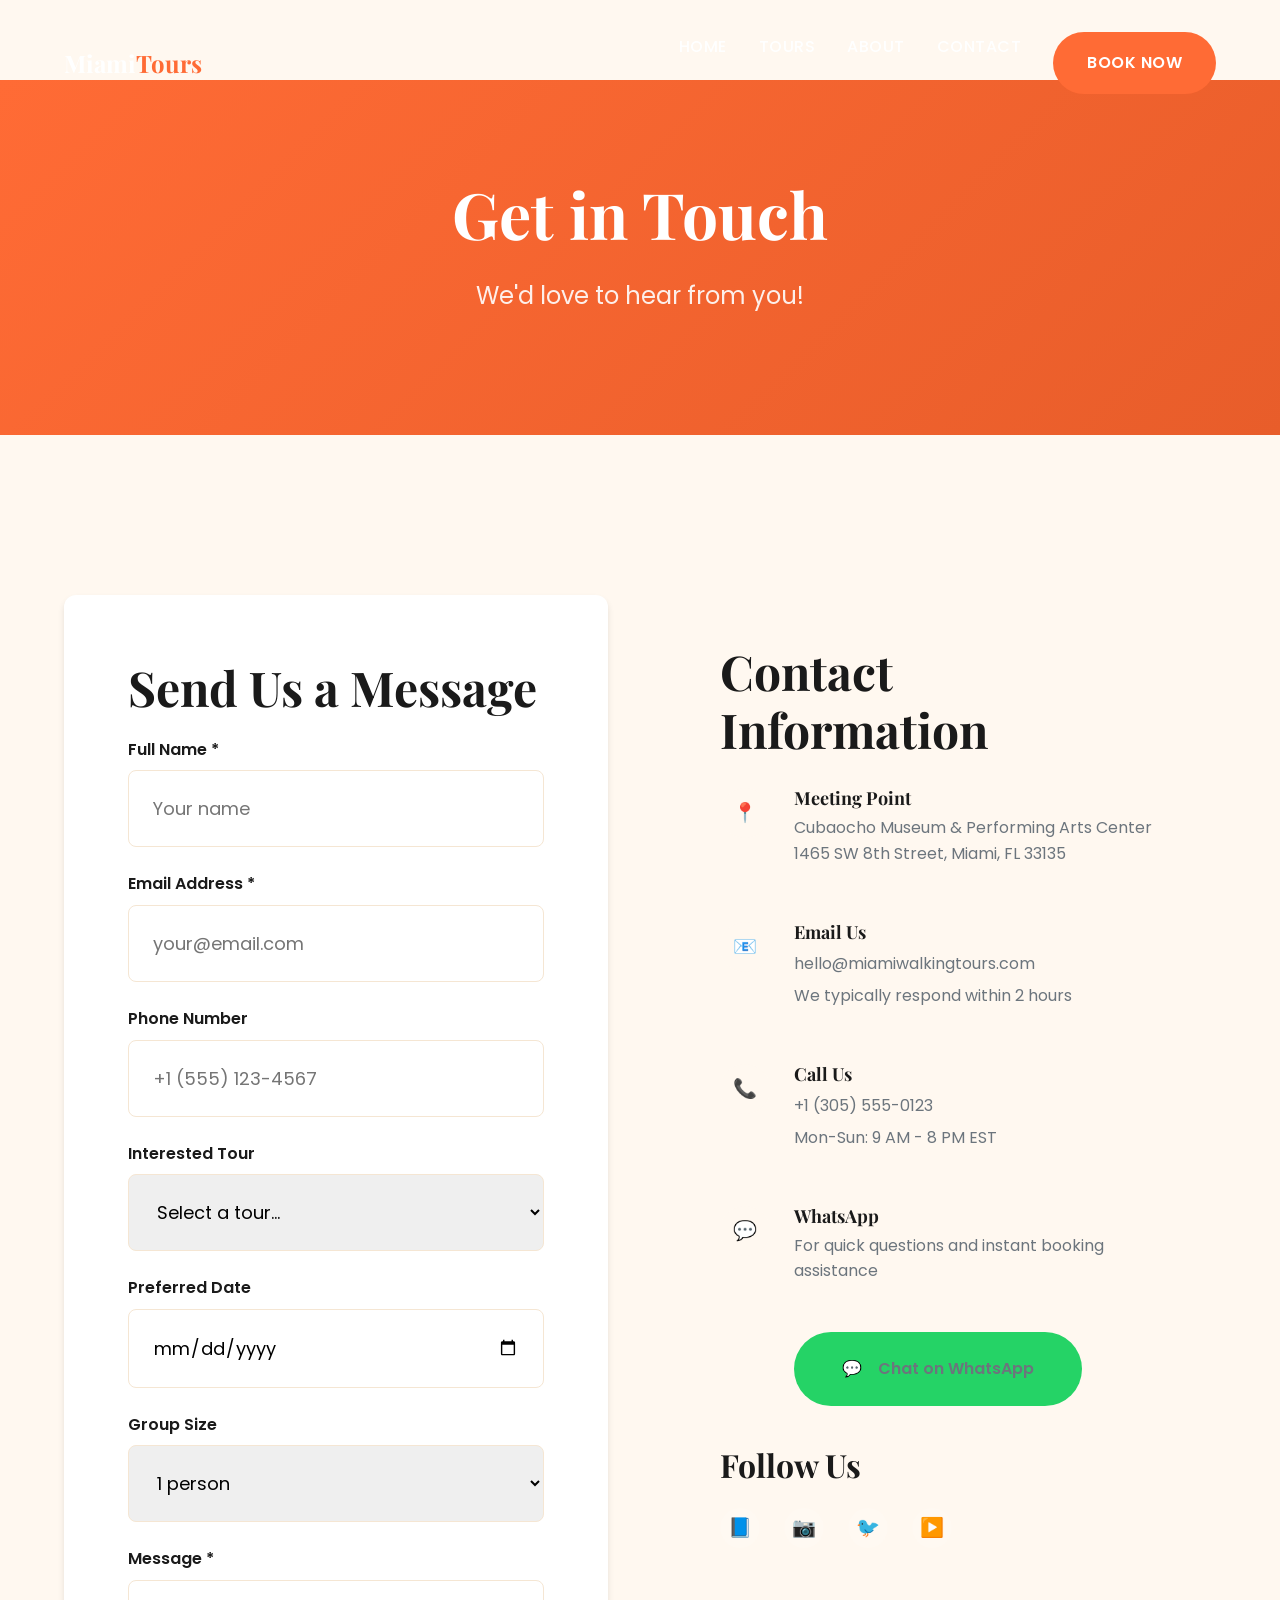
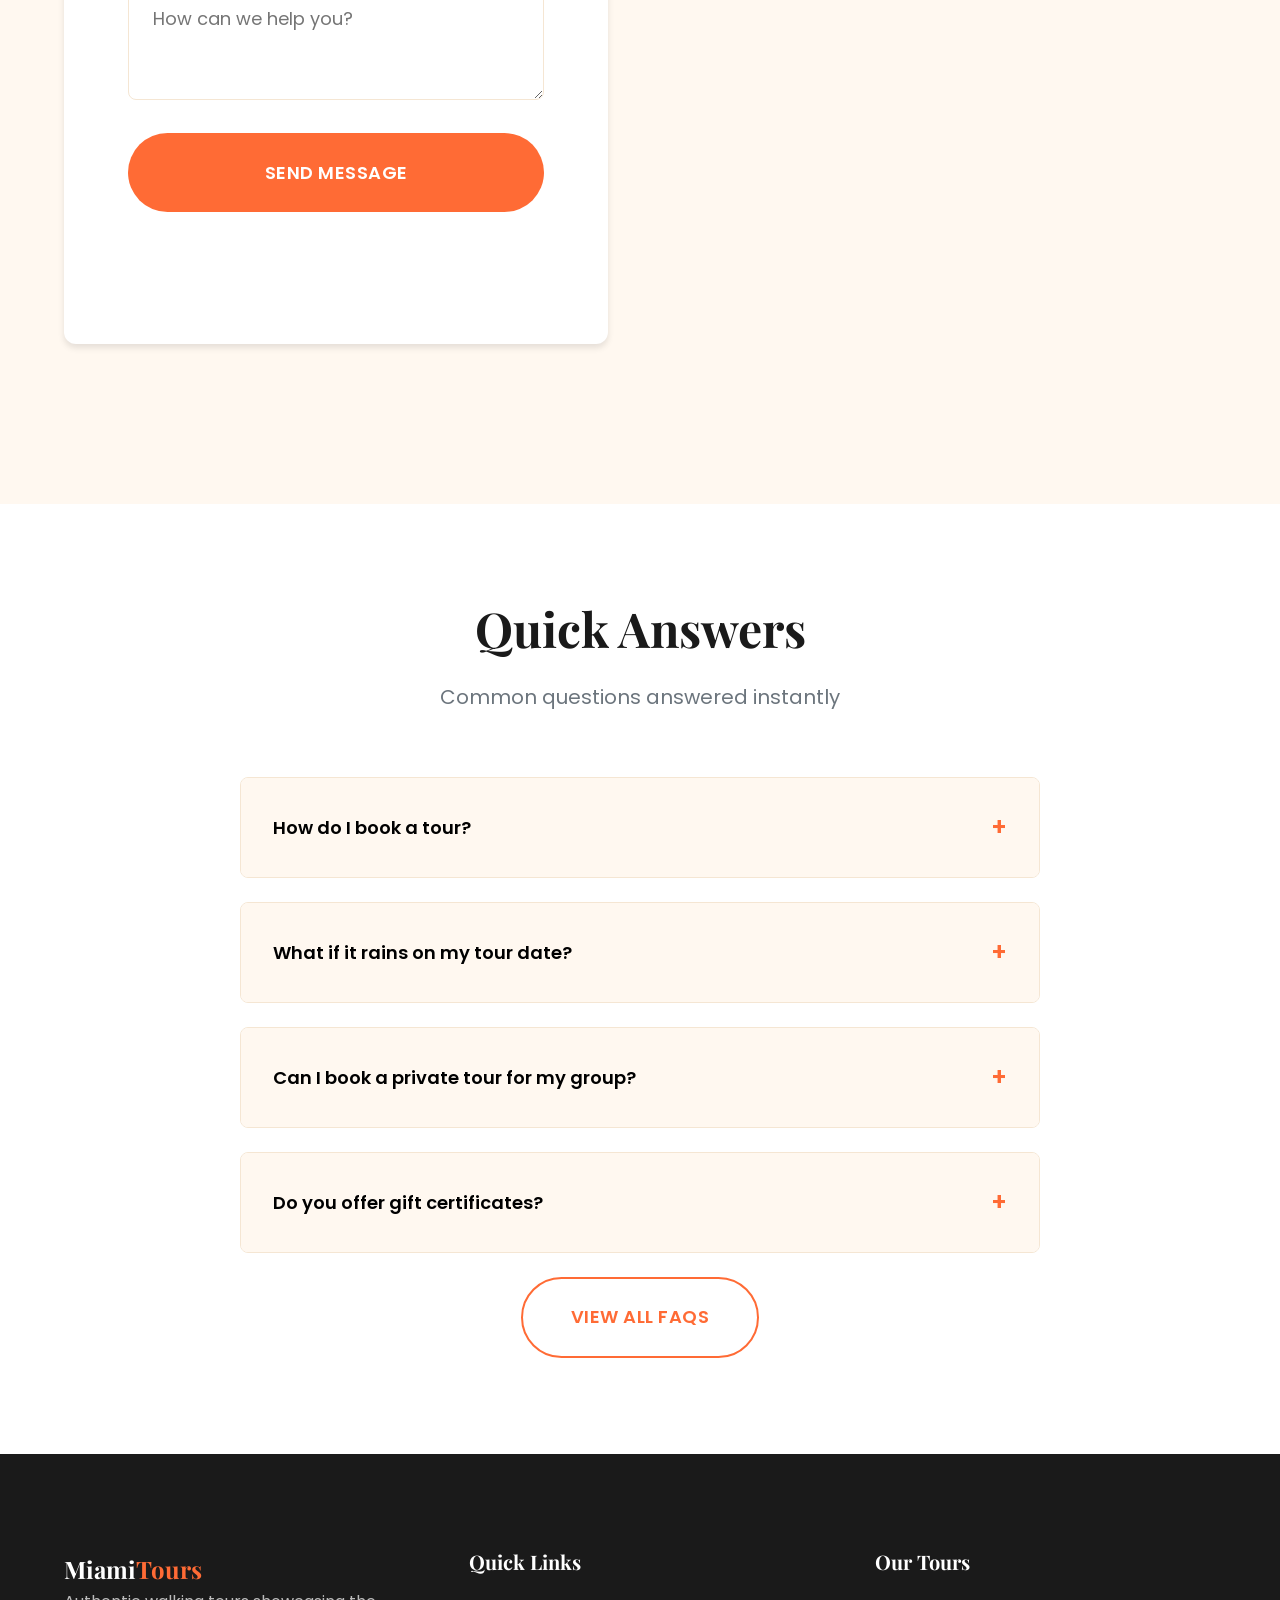
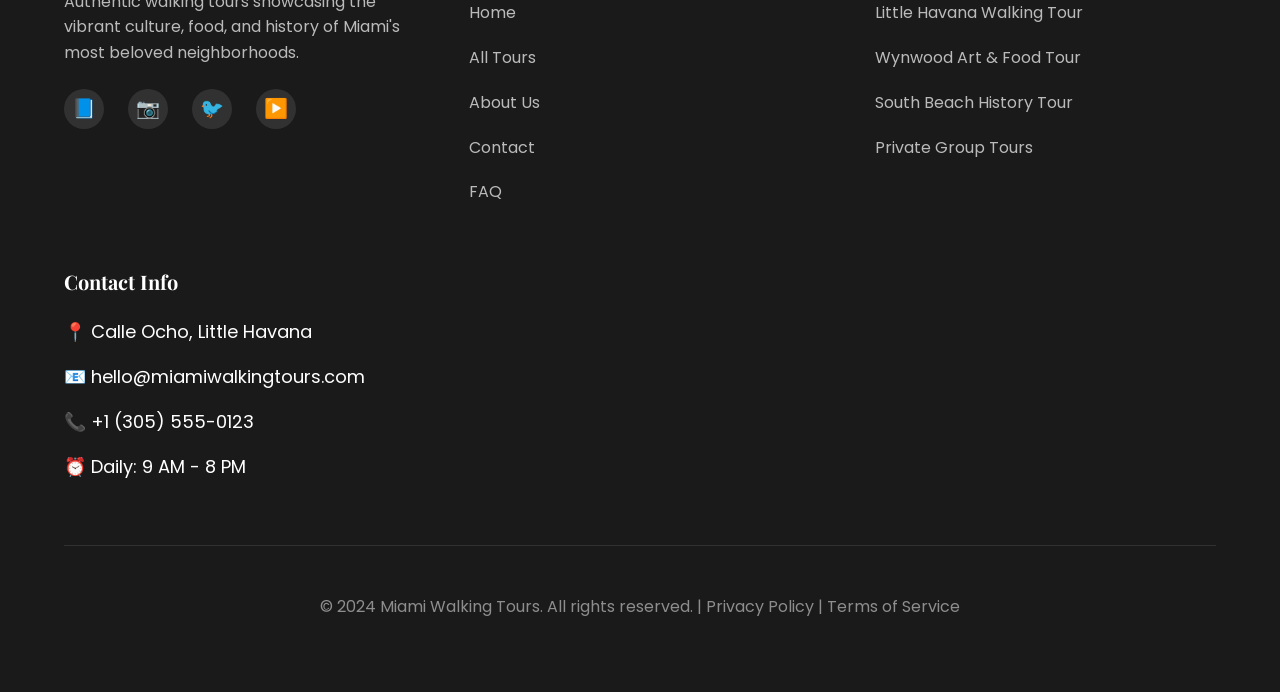
<file: pages/contact.html>
<!DOCTYPE html>
<html lang="en">
<head>
  <meta charset="UTF-8">
  <meta name="viewport" content="width=device-width, initial-scale=1.0">
  <meta http-equiv="X-UA-Compatible" content="IE=edge">
  
  <!-- SEO Meta Tags -->
  <title>Contact Us | Miami Walking Tours - Get in Touch</title>
  <meta name="description" content="Have questions about our Miami walking tours? Contact us via phone, email, or WhatsApp. We're here to help you plan your perfect Little Havana experience.">
  <meta name="keywords" content="Contact Miami walking tours, Little Havana tour questions, Miami tour booking help, WhatsApp tour booking">
  <meta name="author" content="Miami Walking Tours">
  <meta name="robots" content="index, follow">
  
  <!-- Open Graph / Social Media -->
  <meta property="og:type" content="website">
  <meta property="og:title" content="Contact Us | Miami Walking Tours">
  <meta property="og:description" content="Have questions about our tours? We're here to help!">
  <meta property="og:image" content="../images/contact-og.jpg">
  <meta property="og:url" content="https://www.miamiwalkingtours.com/pages/contact.html">
  <meta name="twitter:card" content="summary_large_image">
  
  <!-- Canonical URL -->
  <link rel="canonical" href="https://www.miamiwalkingtours.com/pages/contact.html">
  
  <!-- Preconnect to Google Fonts -->
  <link rel="preconnect" href="https://fonts.googleapis.com">
  <link rel="preconnect" href="https://fonts.gstatic.com" crossorigin>
  <link href="https://fonts.googleapis.com/css2?family=Playfair+Display:wght@400;600;700&family=Poppins:wght@300;400;500;600;700&display=swap" rel="stylesheet">
  
  <!-- Stylesheet -->
  <link rel="stylesheet" href="../css/styles.css">
</head>
<body>
  <!-- Navigation -->
  <nav class="navbar" role="navigation" aria-label="Main navigation">
    <div class="container navbar-container">
      <a href="../index.html" class="navbar-logo" aria-label="Miami Walking Tours Home">
        Miami<span>Tours</span>
      </a>
      
      <button class="navbar-toggle" aria-label="Toggle navigation menu" aria-expanded="false">
        <span></span>
        <span></span>
        <span></span>
      </button>
      
      <ul class="navbar-menu">
        <li><a href="../index.html" class="navbar-link">Home</a></li>
        <li><a href="tours.html" class="navbar-link">Tours</a></li>
        <li><a href="about.html" class="navbar-link">About</a></li>
        <li><a href="contact.html" class="navbar-link">Contact</a></li>
        <li><a href="tours.html" class="btn btn-primary btn-small">Book Now</a></li>
      </ul>
    </div>
  </nav>

  <!-- Contact Hero -->
  <header class="contact-hero">
    <div class="container">
      <h1>Get in Touch</h1>
      <p style="font-size: var(--text-xl); opacity: 0.9;">We'd love to hear from you!</p>
    </div>
  </header>

  <!-- Contact Section -->
  <section class="about-section">
    <div class="container">
      <div class="contact-container">
        <!-- Contact Form -->
        <div class="contact-form-wrapper fade-in">
          <h2 style="margin-bottom: 20px;">Send Us a Message</h2>
          <form data-validate action="#" method="POST">
            <div class="form-group">
              <label for="name">Full Name *</label>
              <input type="text" id="name" name="name" required placeholder="Your name">
            </div>
            
            <div class="form-group">
              <label for="email">Email Address *</label>
              <input type="email" id="email" name="email" required placeholder="your@email.com">
            </div>
            
            <div class="form-group">
              <label for="phone">Phone Number</label>
              <input type="tel" id="phone" name="phone" placeholder="+1 (555) 123-4567">
            </div>
            
            <div class="form-group">
              <label for="tour">Interested Tour</label>
              <select id="tour" name="tour">
                <option value="">Select a tour...</option>
                <option value="little-havana">Little Havana Walking Tour</option>
                <option value="wynwood">Wynwood Art & Food Tour</option>
                <option value="south-beach">South Beach History Tour</option>
                <option value="private">Private Group Tour</option>
                <option value="other">Other / Not Sure</option>
              </select>
            </div>
            
            <div class="form-group">
              <label for="date">Preferred Date</label>
              <input type="date" id="date" name="date">
            </div>
            
            <div class="form-group">
              <label for="group-size">Group Size</label>
              <select id="group-size" name="group-size">
                <option value="1">1 person</option>
                <option value="2">2 people</option>
                <option value="3-5">3-5 people</option>
                <option value="6-10">6-10 people</option>
                <option value="11+">11+ people</option>
              </select>
            </div>
            
            <div class="form-group">
              <label for="message">Message *</label>
              <textarea id="message" name="message" required placeholder="How can we help you?"></textarea>
            </div>
            
            <button type="submit" class="btn btn-primary" style="width: 100%;">Send Message</button>
          </form>
        </div>
        
        <!-- Contact Info -->
        <div class="contact-info fade-in">
          <h2 style="margin-bottom: 30px;">Contact Information</h2>
          
          <div class="contact-info-item">
            <div class="contact-icon">📍</div>
            <div class="contact-text">
              <h4>Meeting Point</h4>
              <p>Cubaocho Museum & Performing Arts Center<br>1465 SW 8th Street, Miami, FL 33135</p>
            </div>
          </div>
          
          <div class="contact-info-item">
            <div class="contact-icon">📧</div>
            <div class="contact-text">
              <h4>Email Us</h4>
              <a href="mailto:hello@miamiwalkingtours.com">hello@miamiwalkingtours.com</a>
              <p style="margin-top: 5px;">We typically respond within 2 hours</p>
            </div>
          </div>
          
          <div class="contact-info-item">
            <div class="contact-icon">📞</div>
            <div class="contact-text">
              <h4>Call Us</h4>
              <a href="tel:+13055550123">+1 (305) 555-0123</a>
              <p style="margin-top: 5px;">Mon-Sun: 9 AM - 8 PM EST</p>
            </div>
          </div>
          
          <div class="contact-info-item">
            <div class="contact-icon">💬</div>
            <div class="contact-text">
              <h4>WhatsApp</h4>
              <p>For quick questions and instant booking assistance</p>
              <a href="https://wa.me/13055550123" class="whatsapp-btn" target="_blank" rel="noopener">
                <span>💬</span> Chat on WhatsApp
              </a>
            </div>
          </div>
          
          <!-- Social Media -->
          <div style="margin-top: 40px;">
            <h4 style="margin-bottom: 15px;">Follow Us</h4>
            <div class="footer-social">
              <a href="https://facebook.com/miamiwalkingtours" class="social-link" aria-label="Facebook" target="_blank" rel="noopener">📘</a>
              <a href="https://instagram.com/miamiwalkingtours" class="social-link" aria-label="Instagram" target="_blank" rel="noopener">📷</a>
              <a href="https://twitter.com/miamitours" class="social-link" aria-label="Twitter" target="_blank" rel="noopener">🐦</a>
              <a href="https://youtube.com/miamiwalkingtours" class="social-link" aria-label="YouTube" target="_blank" rel="noopener">▶️</a>
            </div>
          </div>
          
          <!-- Map -->
          <div class="map-container">
            <iframe 
              src="https://www.google.com/maps/embed?pb=!1m18!1m12!1m3!1d3594.948169816907!2d-80.2156!3d25.7654!2m3!1f0!2f0!3f0!3m2!1i1024!2i768!4f13.1!3m3!1m2!1s0x88d9b69c2a7ae5ab%3A0x1234567890abcdef!2sCubaocho%20Museum%20%26%20Performing%20Arts%20Center!5e0!3m2!1sen!2sus!4v1234567890" 
              width="100%" 
              height="100%" 
              style="border:0;" 
              allowfullscreen="" 
              loading="lazy" 
              referrerpolicy="no-referrer-when-downgrade"
              title="Meeting Point Location">
            </iframe>
          </div>
        </div>
      </div>
    </div>
  </section>

  <!-- FAQ Preview -->
  <section class="faq">
    <div class="container">
      <div class="section-header">
        <h2>Quick Answers</h2>
        <p>Common questions answered instantly</p>
      </div>
      
      <div class="faq-container">
        <div class="faq-item">
          <button class="faq-question" aria-expanded="false">
            How do I book a tour?
            <span class="faq-icon" aria-hidden="true">+</span>
          </button>
          <div class="faq-answer">
            <p>You can book directly through our website using the booking widget on each tour page, or contact us via phone, email, or WhatsApp for assistance with your reservation.</p>
          </div>
        </div>
        
        <div class="faq-item">
          <button class="faq-question" aria-expanded="false">
            What if it rains on my tour date?
            <span class="faq-icon" aria-hidden="true">+</span>
          </button>
          <div class="faq-answer">
            <p>Tours run rain or shine! In case of severe weather (hurricanes, thunderstorms), we'll contact you to reschedule or provide a full refund. Light rain is part of the Miami experience!</p>
          </div>
        </div>
        
        <div class="faq-item">
          <button class="faq-question" aria-expanded="false">
            Can I book a private tour for my group?
            <span class="faq-icon" aria-hidden="true">+</span>
          </button>
          <div class="faq-answer">
            <p>Absolutely! We offer private tours for groups of all sizes. Contact us directly for custom pricing and availability. Private tours are perfect for families, corporate events, and special celebrations.</p>
          </div>
        </div>
        
        <div class="faq-item">
          <button class="faq-question" aria-expanded="false">
            Do you offer gift certificates?
            <span class="faq-icon" aria-hidden="true">+</span>
          </button>
          <div class="faq-answer">
            <p>Yes! Gift certificates make perfect presents for travel lovers. Email us at hello@miamiwalkingtours.com to purchase a gift certificate for any amount.</p>
          </div>
        </div>
      </div>
      
      <div class="text-center mt-md">
        <a href="faq.html" class="btn btn-outline">View All FAQs</a>
      </div>
    </div>
  </section>

  <!-- Footer -->
  <footer class="footer" role="contentinfo">
    <div class="container">
      <div class="footer-grid">
        <div class="footer-brand">
          <a href="../index.html" class="navbar-logo">Miami<span>Tours</span></a>
          <p>Authentic walking tours showcasing the vibrant culture, food, and history of Miami's most beloved neighborhoods.</p>
          <div class="footer-social">
            <a href="https://facebook.com/miamiwalkingtours" class="social-link" aria-label="Facebook" target="_blank" rel="noopener">📘</a>
            <a href="https://instagram.com/miamiwalkingtours" class="social-link" aria-label="Instagram" target="_blank" rel="noopener">📷</a>
            <a href="https://twitter.com/miamitours" class="social-link" aria-label="Twitter" target="_blank" rel="noopener">🐦</a>
            <a href="https://youtube.com/miamiwalkingtours" class="social-link" aria-label="YouTube" target="_blank" rel="noopener">▶️</a>
          </div>
        </div>
        
        <div class="footer-links">
          <h4>Quick Links</h4>
          <ul>
            <li><a href="../index.html">Home</a></li>
            <li><a href="tours.html">All Tours</a></li>
            <li><a href="about.html">About Us</a></li>
            <li><a href="contact.html">Contact</a></li>
            <li><a href="faq.html">FAQ</a></li>
          </ul>
        </div>
        
        <div class="footer-links">
          <h4>Our Tours</h4>
          <ul>
            <li><a href="little-havana-tour.html">Little Havana Walking Tour</a></li>
            <li><a href="wynwood-tour.html">Wynwood Art & Food Tour</a></li>
            <li><a href="south-beach-tour.html">South Beach History Tour</a></li>
            <li><a href="private-tours.html">Private Group Tours</a></li>
          </ul>
        </div>
        
        <div class="footer-links">
          <h4>Contact Info</h4>
          <ul>
            <li>📍 Calle Ocho, Little Havana</li>
            <li>📧 hello@miamiwalkingtours.com</li>
            <li>📞 +1 (305) 555-0123</li>
            <li>⏰ Daily: 9 AM - 8 PM</li>
          </ul>
        </div>
      </div>
      
      <div class="footer-bottom">
        <p>&copy; 2024 Miami Walking Tours. All rights reserved. | <a href="#">Privacy Policy</a> | <a href="#">Terms of Service</a></p>
      </div>
    </div>
  </footer>

  <!-- JavaScript -->
  <script src="../js/main.js" defer></script>
</body>
</html>
</file>
<file: css/styles.css>
/* ============================================
   MIAMI WALKING TOURS - MAIN STYLESHEET
   Modern, Premium, Mobile-First Design
   ============================================ */

/* CSS Variables - Color Palette & Typography */
:root {
  /* Primary Colors */
  --color-warm-orange: #FF6B35;
  --color-orange-dark: #E85D2A;
  --color-cream: #FFF8F0;
  --color-cream-dark: #F5E6D3;
  --color-black: #1A1A1A;
  --color-black-light: #2D2D2D;
  
  /* Accent Colors */
  --color-tropical-green: #2D6A4F;
  --color-turquoise: #4ECDC4;
  --color-turquoise-light: #7EDDD6;
  
  /* Neutral Colors */
  --color-white: #FFFFFF;
  --color-gray-light: #F8F9FA;
  --color-gray: #6C757D;
  --color-gray-dark: #343A40;
  
  /* Typography */
  --font-primary: 'Poppins', -apple-system, BlinkMacSystemFont, 'Segoe UI', sans-serif;
  --font-heading: 'Playfair Display', Georgia, serif;
  
  /* Font Sizes */
  --text-xs: 0.875rem;
  --text-sm: 1rem;
  --text-base: 1.125rem;
  --text-lg: 1.25rem;
  --text-xl: 1.5rem;
  --text-2xl: 2rem;
  --text-3xl: 2.5rem;
  --text-4xl: 3rem;
  --text-5xl: 4rem;
  
  /* Spacing */
  --spacing-xs: 0.5rem;
  --spacing-sm: 1rem;
  --spacing-md: 1.5rem;
  --spacing-lg: 2rem;
  --spacing-xl: 3rem;
  --spacing-2xl: 4rem;
  --spacing-3xl: 6rem;
  
  /* Border Radius */
  --radius-sm: 4px;
  --radius-md: 8px;
  --radius-lg: 12px;
  --radius-xl: 20px;
  --radius-full: 9999px;
  
  /* Shadows */
  --shadow-sm: 0 1px 2px rgba(0, 0, 0, 0.05);
  --shadow-md: 0 4px 6px rgba(0, 0, 0, 0.1);
  --shadow-lg: 0 10px 15px rgba(0, 0, 0, 0.1);
  --shadow-xl: 0 20px 25px rgba(0, 0, 0, 0.15);
  
  /* Transitions */
  --transition-fast: 0.2s ease;
  --transition-base: 0.3s ease;
  --transition-slow: 0.5s ease;
  
  /* Container */
  --container-max: 1200px;
}

/* Reset & Base Styles */
*, *::before, *::after {
  margin: 0;
  padding: 0;
  box-sizing: border-box;
}

html {
  scroll-behavior: smooth;
  font-size: 16px;
}

body {
  font-family: var(--font-primary);
  font-size: var(--text-base);
  line-height: 1.6;
  color: var(--color-black);
  background-color: var(--color-cream);
  overflow-x: hidden;
}

img {
  max-width: 100%;
  height: auto;
  display: block;
}

a {
  text-decoration: none;
  color: inherit;
  transition: color var(--transition-fast);
}

ul, ol {
  list-style: none;
}

button {
  font-family: inherit;
  cursor: pointer;
  border: none;
  outline: none;
}

/* Typography */
h1, h2, h3, h4, h5, h6 {
  font-family: var(--font-heading);
  font-weight: 700;
  line-height: 1.2;
  color: var(--color-black);
}

h1 { font-size: var(--text-5xl); }
h2 { font-size: var(--text-4xl); }
h3 { font-size: var(--text-3xl); }
h4 { font-size: var(--text-2xl); }
h5 { font-size: var(--text-xl); }
h6 { font-size: var(--text-lg); }

p {
  margin-bottom: var(--spacing-md);
}

.text-center { text-align: center; }
.text-left { text-align: left; }
.text-right { text-align: right; }

/* Container */
.container {
  width: 100%;
  max-width: var(--container-max);
  margin: 0 auto;
  padding: 0 var(--spacing-md);
}

/* Section Styles */
section {
  padding: var(--spacing-3xl) 0;
}

.section-header {
  text-align: center;
  max-width: 800px;
  margin: 0 auto var(--spacing-2xl);
}

.section-header h2 {
  margin-bottom: var(--spacing-md);
  color: var(--color-black);
}

.section-header p {
  font-size: var(--text-lg);
  color: var(--color-gray);
}

/* Button Styles */
.btn {
  display: inline-block;
  padding: var(--spacing-md) var(--spacing-xl);
  font-size: var(--text-base);
  font-weight: 600;
  text-transform: uppercase;
  letter-spacing: 0.5px;
  border-radius: var(--radius-full);
  transition: all var(--transition-base);
  cursor: pointer;
  border: 2px solid transparent;
}

.btn-primary {
  background-color: var(--color-warm-orange);
  color: var(--color-white);
}

.btn-primary:hover {
  background-color: var(--color-orange-dark);
  transform: translateY(-2px);
  box-shadow: var(--shadow-lg);
}

.btn-secondary {
  background-color: transparent;
  color: var(--color-white);
  border-color: var(--color-white);
}

.btn-secondary:hover {
  background-color: var(--color-white);
  color: var(--color-black);
}

.btn-outline {
  background-color: transparent;
  color: var(--color-warm-orange);
  border-color: var(--color-warm-orange);
}

.btn-outline:hover {
  background-color: var(--color-warm-orange);
  color: var(--color-white);
}

.btn-large {
  padding: var(--spacing-lg) var(--spacing-2xl);
  font-size: var(--text-lg);
}

.btn-small {
  padding: var(--spacing-sm) var(--spacing-lg);
  font-size: var(--text-sm);
}

/* Navigation */
.navbar {
  position: fixed;
  top: 0;
  left: 0;
  right: 0;
  z-index: 1000;
  background-color: transparent;
  transition: background-color var(--transition-base), padding var(--transition-base);
  padding: var(--spacing-lg) 0;
}

.navbar.scrolled {
  background-color: rgba(26, 26, 26, 0.95);
  backdrop-filter: blur(10px);
  padding: var(--spacing-sm) 0;
}

.navbar-container {
  display: flex;
  justify-content: space-between;
  align-items: center;
}

.navbar-logo {
  font-family: var(--font-heading);
  font-size: var(--text-xl);
  font-weight: 700;
  color: var(--color-white);
}

.navbar-logo span {
  color: var(--color-warm-orange);
}

.navbar-menu {
  display: flex;
  gap: var(--spacing-lg);
}

.navbar-link {
  color: var(--color-white);
  font-weight: 500;
  font-size: var(--text-sm);
  text-transform: uppercase;
  letter-spacing: 0.5px;
  transition: color var(--transition-fast);
}

.navbar-link:hover {
  color: var(--color-warm-orange);
}

.navbar-toggle {
  display: none;
  flex-direction: column;
  gap: 5px;
  background: transparent;
}

.navbar-toggle span {
  width: 25px;
  height: 3px;
  background-color: var(--color-white);
  border-radius: 2px;
  transition: all var(--transition-fast);
}

/* Hero Section */
.hero {
  position: relative;
  height: 100vh;
  min-height: 600px;
  display: flex;
  align-items: center;
  justify-content: center;
  overflow: hidden;
}

.hero-video {
  position: absolute;
  top: 0;
  left: 0;
  width: 100%;
  height: 100%;
  object-fit: cover;
  z-index: -2;
}

.hero-overlay {
  position: absolute;
  top: 0;
  left: 0;
  width: 100%;
  height: 100%;
  background: linear-gradient(135deg, rgba(26, 26, 26, 0.7) 0%, rgba(45, 106, 79, 0.5) 100%);
  z-index: -1;
}

.hero-content {
  text-align: center;
  color: var(--color-white);
  max-width: 900px;
  padding: var(--spacing-lg);
}

.hero-title {
  font-size: var(--text-5xl);
  margin-bottom: var(--spacing-md);
  animation: fadeInUp 1s ease;
}

.hero-subtitle {
  font-size: var(--text-xl);
  margin-bottom: var(--spacing-xl);
  opacity: 0.9;
  animation: fadeInUp 1s ease 0.2s backwards;
}

.hero-buttons {
  display: flex;
  gap: var(--spacing-md);
  justify-content: center;
  flex-wrap: wrap;
  animation: fadeInUp 1s ease 0.4s backwards;
}

/* Features/Overview Section */
.features {
  background-color: var(--color-white);
}

.features-grid {
  display: grid;
  grid-template-columns: repeat(auto-fit, minmax(280px, 1fr));
  gap: var(--spacing-xl);
}

.feature-card {
  text-align: center;
  padding: var(--spacing-xl);
  border-radius: var(--radius-lg);
  transition: transform var(--transition-base), box-shadow var(--transition-base);
}

.feature-card:hover {
  transform: translateY(-5px);
  box-shadow: var(--shadow-xl);
}

.feature-icon {
  width: 80px;
  height: 80px;
  margin: 0 auto var(--spacing-md);
  background-color: var(--color-cream);
  border-radius: var(--radius-full);
  display: flex;
  align-items: center;
  justify-content: center;
  font-size: 2rem;
}

.feature-card h3 {
  margin-bottom: var(--spacing-sm);
  color: var(--color-tropical-green);
}

.feature-card p {
  color: var(--color-gray);
  font-size: var(--text-sm);
}

/* Featured Tours Section */
.featured-tours {
  background-color: var(--color-cream);
}

.tours-grid {
  display: grid;
  grid-template-columns: repeat(auto-fit, minmax(320px, 1fr));
  gap: var(--spacing-xl);
}

.tour-card {
  background-color: var(--color-white);
  border-radius: var(--radius-lg);
  overflow: hidden;
  box-shadow: var(--shadow-md);
  transition: transform var(--transition-base), box-shadow var(--transition-base);
}

.tour-card:hover {
  transform: translateY(-10px);
  box-shadow: var(--shadow-xl);
}

.tour-image {
  position: relative;
  height: 250px;
  overflow: hidden;
}

.tour-image img {
  width: 100%;
  height: 100%;
  object-fit: cover;
  transition: transform var(--transition-slow);
}

.tour-card:hover .tour-image img {
  transform: scale(1.1);
}

.tour-badge {
  position: absolute;
  top: var(--spacing-md);
  right: var(--spacing-md);
  background-color: var(--color-warm-orange);
  color: var(--color-white);
  padding: var(--spacing-xs) var(--spacing-sm);
  border-radius: var(--radius-full);
  font-size: var(--text-xs);
  font-weight: 600;
}

.tour-content {
  padding: var(--spacing-lg);
}

.tour-content h3 {
  margin-bottom: var(--spacing-sm);
  color: var(--color-black);
}

.tour-meta {
  display: flex;
  gap: var(--spacing-md);
  margin-bottom: var(--spacing-md);
  color: var(--color-gray);
  font-size: var(--text-sm);
}

.tour-meta-item {
  display: flex;
  align-items: center;
  gap: 5px;
}

.tour-description {
  color: var(--color-gray);
  margin-bottom: var(--spacing-md);
}

.tour-footer {
  display: flex;
  justify-content: space-between;
  align-items: center;
  padding-top: var(--spacing-md);
  border-top: 1px solid var(--color-cream-dark);
}

.tour-price {
  font-size: var(--text-xl);
  font-weight: 700;
  color: var(--color-warm-orange);
}

.tour-price span {
  font-size: var(--text-sm);
  font-weight: 400;
  color: var(--color-gray);
}

/* Why Choose Us Section */
.why-choose-us {
  background-color: var(--color-tropical-green);
  color: var(--color-white);
}

.why-choose-us .section-header h2,
.why-choose-us .section-header p {
  color: var(--color-white);
}

.why-grid {
  display: grid;
  grid-template-columns: repeat(auto-fit, minmax(250px, 1fr));
  gap: var(--spacing-xl);
}

.why-item {
  text-align: center;
  padding: var(--spacing-lg);
}

.why-icon {
  font-size: 3rem;
  margin-bottom: var(--spacing-md);
}

.why-item h4 {
  margin-bottom: var(--spacing-sm);
  color: var(--color-turquoise-light);
}

.why-item p {
  opacity: 0.9;
  font-size: var(--text-sm);
}

/* Food & Culture Highlights */
.highlights {
  background-color: var(--color-white);
}

.highlights-container {
  display: grid;
  grid-template-columns: 1fr 1fr;
  gap: var(--spacing-2xl);
  align-items: center;
}

.highlights-content h2 {
  margin-bottom: var(--spacing-md);
}

.highlights-content p {
  color: var(--color-gray);
  margin-bottom: var(--spacing-lg);
}

.highlight-list {
  margin-bottom: var(--spacing-lg);
}

.highlight-item {
  display: flex;
  align-items: flex-start;
  gap: var(--spacing-md);
  margin-bottom: var(--spacing-md);
}

.highlight-icon {
  color: var(--color-warm-orange);
  font-size: 1.5rem;
  flex-shrink: 0;
}

.highlight-text h5 {
  margin-bottom: 5px;
  font-size: var(--text-base);
}

.highlight-text p {
  font-size: var(--text-sm);
  margin: 0;
}

.highlights-images {
  display: grid;
  grid-template-columns: repeat(2, 1fr);
  gap: var(--spacing-md);
}

.highlight-img {
  border-radius: var(--radius-lg);
  overflow: hidden;
  height: 200px;
}

.highlight-img:first-child {
  grid-column: span 2;
  height: 250px;
}

.highlight-img img {
  width: 100%;
  height: 100%;
  object-fit: cover;
  transition: transform var(--transition-slow);
}

.highlight-img:hover img {
  transform: scale(1.05);
}

/* Testimonials Section */
.testimonials {
  background-color: var(--color-cream);
}

.testimonials-slider {
  max-width: 900px;
  margin: 0 auto;
}

.testimonial-card {
  background-color: var(--color-white);
  padding: var(--spacing-2xl);
  border-radius: var(--radius-lg);
  box-shadow: var(--shadow-md);
  text-align: center;
}

.testimonial-rating {
  color: #FFB400;
  font-size: 1.5rem;
  margin-bottom: var(--spacing-md);
}

.testimonial-text {
  font-size: var(--text-lg);
  font-style: italic;
  color: var(--color-gray-dark);
  margin-bottom: var(--spacing-lg);
  line-height: 1.8;
}

.testimonial-author {
  display: flex;
  align-items: center;
  justify-content: center;
  gap: var(--spacing-md);
}

.testimonial-avatar {
  width: 60px;
  height: 60px;
  border-radius: var(--radius-full);
  object-fit: cover;
}

.testimonial-info h5 {
  margin-bottom: 3px;
  font-size: var(--text-base);
}

.testimonial-info span {
  font-size: var(--text-sm);
  color: var(--color-gray);
}

/* Gallery Section */
.gallery {
  padding: 0;
}

.gallery-grid {
  display: grid;
  grid-template-columns: repeat(4, 1fr);
}

.gallery-item {
  position: relative;
  height: 300px;
  overflow: hidden;
  cursor: pointer;
}

.gallery-item img {
  width: 100%;
  height: 100%;
  object-fit: cover;
  transition: transform var(--transition-slow);
}

.gallery-item:hover img {
  transform: scale(1.1);
}

.gallery-overlay {
  position: absolute;
  top: 0;
  left: 0;
  width: 100%;
  height: 100%;
  background-color: rgba(45, 106, 79, 0.7);
  display: flex;
  align-items: center;
  justify-content: center;
  opacity: 0;
  transition: opacity var(--transition-base);
}

.gallery-item:hover .gallery-overlay {
  opacity: 1;
}

.gallery-overlay span {
  color: var(--color-white);
  font-size: 2rem;
}

/* FAQ Section */
.faq {
  background-color: var(--color-white);
}

.faq-container {
  max-width: 800px;
  margin: 0 auto;
}

.faq-item {
  margin-bottom: var(--spacing-md);
  border: 1px solid var(--color-cream-dark);
  border-radius: var(--radius-md);
  overflow: hidden;
}

.faq-question {
  width: 100%;
  padding: var(--spacing-lg);
  background-color: var(--color-cream);
  text-align: left;
  font-weight: 600;
  font-size: var(--text-base);
  display: flex;
  justify-content: space-between;
  align-items: center;
  cursor: pointer;
  transition: background-color var(--transition-fast);
}

.faq-question:hover {
  background-color: var(--color-cream-dark);
}

.faq-answer {
  padding: 0 var(--spacing-lg);
  max-height: 0;
  overflow: hidden;
  transition: all var(--transition-base);
}

.faq-item.active .faq-answer {
  padding: var(--spacing-lg);
  max-height: 500px;
}

.faq-icon {
  font-size: 1.5rem;
  color: var(--color-warm-orange);
  transition: transform var(--transition-base);
}

.faq-item.active .faq-icon {
  transform: rotate(45deg);
}

/* CTA Banner */
.cta-banner {
  background: linear-gradient(135deg, var(--color-warm-orange) 0%, var(--color-orange-dark) 100%);
  padding: var(--spacing-3xl) 0;
  text-align: center;
  color: var(--color-white);
}

.cta-banner h2 {
  color: var(--color-white);
  margin-bottom: var(--spacing-md);
}

.cta-banner p {
  font-size: var(--text-lg);
  margin-bottom: var(--spacing-xl);
  opacity: 0.9;
}

/* Footer */
.footer {
  background-color: var(--color-black);
  color: var(--color-white);
  padding: var(--spacing-3xl) 0 var(--spacing-xl);
}

.footer-grid {
  display: grid;
  grid-template-columns: repeat(auto-fit, minmax(250px, 1fr));
  gap: var(--spacing-2xl);
  margin-bottom: var(--spacing-2xl);
}

.footer-brand .navbar-logo {
  margin-bottom: var(--spacing-md);
}

.footer-brand p {
  color: rgba(255, 255, 255, 0.7);
  font-size: var(--text-sm);
}

.footer-links h4 {
  color: var(--color-white);
  margin-bottom: var(--spacing-md);
  font-size: var(--text-lg);
}

.footer-links ul {
  display: flex;
  flex-direction: column;
  gap: var(--spacing-sm);
}

.footer-links a {
  color: rgba(255, 255, 255, 0.7);
  font-size: var(--text-sm);
  transition: color var(--transition-fast);
}

.footer-links a:hover {
  color: var(--color-warm-orange);
}

.footer-social {
  display: flex;
  gap: var(--spacing-md);
  margin-top: var(--spacing-md);
}

.social-link {
  width: 40px;
  height: 40px;
  background-color: rgba(255, 255, 255, 0.1);
  border-radius: var(--radius-full);
  display: flex;
  align-items: center;
  justify-content: center;
  color: var(--color-white);
  font-size: 1.2rem;
  transition: all var(--transition-fast);
}

.social-link:hover {
  background-color: var(--color-warm-orange);
  transform: translateY(-3px);
}

.footer-bottom {
  padding-top: var(--spacing-xl);
  border-top: 1px solid rgba(255, 255, 255, 0.1);
  text-align: center;
  color: rgba(255, 255, 255, 0.5);
  font-size: var(--text-sm);
}

/* Tour Page Specific Styles */
.tour-hero {
  position: relative;
  height: 70vh;
  min-height: 500px;
  display: flex;
  align-items: center;
  justify-content: center;
  overflow: hidden;
  margin-top: 80px;
}

.tour-hero-content {
  text-align: center;
  color: var(--color-white);
  z-index: 1;
}

.tour-hero-content h1 {
  font-size: var(--text-5xl);
  margin-bottom: var(--spacing-md);
}

.tour-hero-content p {
  font-size: var(--text-xl);
  opacity: 0.9;
}

.tour-details {
  background-color: var(--color-white);
  padding: var(--spacing-2xl) 0;
}

.tour-details-grid {
  display: grid;
  grid-template-columns: 2fr 1fr;
  gap: var(--spacing-2xl);
}

.tour-main-content h2 {
  margin-bottom: var(--spacing-md);
}

.tour-highlights {
  margin: var(--spacing-xl) 0;
}

.tour-highlights h3 {
  margin-bottom: var(--spacing-md);
  color: var(--color-tropical-green);
}

.highlights-list {
  display: grid;
  grid-template-columns: repeat(2, 1fr);
  gap: var(--spacing-md);
}

.highlight-check {
  display: flex;
  align-items: center;
  gap: var(--spacing-sm);
  font-size: var(--text-sm);
}

.highlight-check span {
  color: var(--color-tropical-green);
  font-size: 1.2rem;
}

.tour-sidebar {
  position: sticky;
  top: 100px;
  align-self: start;
}

.booking-widget {
  background-color: var(--color-cream);
  padding: var(--spacing-xl);
  border-radius: var(--radius-lg);
  box-shadow: var(--shadow-lg);
}

.booking-widget h3 {
  margin-bottom: var(--spacing-md);
  text-align: center;
}

.booking-placeholder {
  background-color: var(--color-white);
  padding: var(--spacing-xl);
  border-radius: var(--radius-md);
  text-align: center;
  margin-bottom: var(--spacing-md);
}

.booking-placeholder p {
  color: var(--color-gray);
  font-size: var(--text-sm);
}

.widget-price {
  font-size: var(--text-2xl);
  font-weight: 700;
  color: var(--color-warm-orange);
  text-align: center;
  margin-bottom: var(--spacing-md);
}

.tour-info-list {
  margin: var(--spacing-lg) 0;
}

.tour-info-item {
  display: flex;
  justify-content: space-between;
  padding: var(--spacing-sm) 0;
  border-bottom: 1px solid var(--color-cream-dark);
  font-size: var(--text-sm);
}

.tour-info-item:last-child {
  border-bottom: none;
}

.tour-info-label {
  color: var(--color-gray);
}

.tour-info-value {
  font-weight: 600;
  color: var(--color-black);
}

/* About Page */
.about-hero {
  background: linear-gradient(135deg, var(--color-tropical-green) 0%, var(--color-black) 100%);
  padding: var(--spacing-3xl) 0;
  color: var(--color-white);
  margin-top: 80px;
}

.about-content {
  max-width: 900px;
  margin: 0 auto;
  text-align: center;
}

.about-content h1 {
  color: var(--color-white);
  margin-bottom: var(--spacing-md);
}

.about-section {
  padding: var(--spacing-3xl) 0;
}

.about-story {
  display: grid;
  grid-template-columns: 1fr 1fr;
  gap: var(--spacing-2xl);
  align-items: center;
  margin-bottom: var(--spacing-3xl);
}

.about-image {
  border-radius: var(--radius-lg);
  overflow: hidden;
  height: 400px;
}

.about-image img {
  width: 100%;
  height: 100%;
  object-fit: cover;
}

.team-grid {
  display: grid;
  grid-template-columns: repeat(auto-fit, minmax(250px, 1fr));
  gap: var(--spacing-xl);
  margin-top: var(--spacing-2xl);
}

.team-member {
  text-align: center;
}

.team-photo {
  width: 200px;
  height: 200px;
  border-radius: var(--radius-full);
  overflow: hidden;
  margin: 0 auto var(--spacing-md);
}

.team-photo img {
  width: 100%;
  height: 100%;
  object-fit: cover;
}

.team-member h4 {
  margin-bottom: 5px;
}

.team-member p {
  color: var(--color-warm-orange);
  font-size: var(--text-sm);
}

/* Contact Page */
.contact-hero {
  background: linear-gradient(135deg, var(--color-warm-orange) 0%, var(--color-orange-dark) 100%);
  padding: var(--spacing-3xl) 0;
  color: var(--color-white);
  margin-top: 80px;
  text-align: center;
}

.contact-hero h1 {
  color: var(--color-white);
  margin-bottom: var(--spacing-md);
}

.contact-container {
  display: grid;
  grid-template-columns: 1fr 1fr;
  gap: var(--spacing-2xl);
  padding: var(--spacing-2xl) 0;
}

.contact-form-wrapper {
  background-color: var(--color-white);
  padding: var(--spacing-2xl);
  border-radius: var(--radius-lg);
  box-shadow: var(--shadow-md);
}

.form-group {
  margin-bottom: var(--spacing-md);
}

.form-group label {
  display: block;
  margin-bottom: var(--spacing-xs);
  font-weight: 600;
  font-size: var(--text-sm);
}

.form-group input,
.form-group textarea,
.form-group select {
  width: 100%;
  padding: var(--spacing-md);
  border: 1px solid var(--color-cream-dark);
  border-radius: var(--radius-md);
  font-family: inherit;
  font-size: var(--text-base);
  transition: border-color var(--transition-fast);
}

.form-group input:focus,
.form-group textarea:focus,
.form-group select:focus {
  outline: none;
  border-color: var(--color-warm-orange);
}

.form-group textarea {
  resize: vertical;
  min-height: 120px;
}

.contact-info {
  padding: var(--spacing-xl);
}

.contact-info-item {
  display: flex;
  align-items: flex-start;
  gap: var(--spacing-md);
  margin-bottom: var(--spacing-lg);
}

.contact-icon {
  width: 50px;
  height: 50px;
  background-color: var(--color-cream);
  border-radius: var(--radius-full);
  display: flex;
  align-items: center;
  justify-content: center;
  color: var(--color-warm-orange);
  font-size: 1.2rem;
  flex-shrink: 0;
}

.contact-text h4 {
  margin-bottom: 5px;
  font-size: var(--text-base);
}

.contact-text p,
.contact-text a {
  color: var(--color-gray);
  font-size: var(--text-sm);
}

.whatsapp-btn {
  display: inline-flex;
  align-items: center;
  gap: var(--spacing-sm);
  background-color: #25D366;
  color: var(--color-white);
  padding: var(--spacing-md) var(--spacing-xl);
  border-radius: var(--radius-full);
  font-weight: 600;
  margin-top: var(--spacing-md);
  transition: all var(--transition-base);
}

.whatsapp-btn:hover {
  background-color: #1EBE57;
  transform: translateY(-2px);
  box-shadow: var(--shadow-lg);
}

.map-container {
  margin-top: var(--spacing-xl);
  border-radius: var(--radius-lg);
  overflow: hidden;
  height: 300px;
}

/* Animations */
@keyframes fadeInUp {
  from {
    opacity: 0;
    transform: translateY(30px);
  }
  to {
    opacity: 1;
    transform: translateY(0);
  }
}

.fade-in {
  opacity: 0;
  transform: translateY(30px);
  transition: opacity 0.6s ease, transform 0.6s ease;
}

.fade-in.visible {
  opacity: 1;
  transform: translateY(0);
}

/* Mobile Responsive Styles */
@media (max-width: 992px) {
  :root {
    --text-5xl: 3rem;
    --text-4xl: 2.5rem;
    --text-3xl: 2rem;
  }
  
  .highlights-container {
    grid-template-columns: 1fr;
  }
  
  .highlights-images {
    order: -1;
  }
  
  .tour-details-grid {
    grid-template-columns: 1fr;
  }
  
  .tour-sidebar {
    position: relative;
    top: 0;
  }
  
  .about-story {
    grid-template-columns: 1fr;
  }
  
  .contact-container {
    grid-template-columns: 1fr;
  }
  
  .gallery-grid {
    grid-template-columns: repeat(2, 1fr);
  }
}

@media (max-width: 768px) {
  .navbar-menu {
    position: fixed;
    top: 0;
    right: -100%;
    width: 80%;
    max-width: 300px;
    height: 100vh;
    background-color: var(--color-black);
    flex-direction: column;
    padding: var(--spacing-2xl);
    gap: var(--spacing-md);
    transition: right var(--transition-base);
  }
  
  .navbar-menu.active {
    right: 0;
  }
  
  .navbar-toggle {
    display: flex;
    z-index: 1001;
  }
  
  .navbar-toggle.active span:nth-child(1) {
    transform: rotate(45deg) translate(5px, 5px);
  }
  
  .navbar-toggle.active span:nth-child(2) {
    opacity: 0;
  }
  
  .navbar-toggle.active span:nth-child(3) {
    transform: rotate(-45deg) translate(7px, -6px);
  }
  
  .hero-title {
    font-size: var(--text-4xl);
  }
  
  .hero-subtitle {
    font-size: var(--text-lg);
  }
  
  .hero-buttons {
    flex-direction: column;
    align-items: center;
  }
  
  .btn {
    width: 100%;
    max-width: 300px;
    text-align: center;
  }
  
  .tours-grid {
    grid-template-columns: 1fr;
  }
  
  .highlights-list {
    grid-template-columns: 1fr;
  }
  
  .gallery-grid {
    grid-template-columns: 1fr;
  }
  
  .gallery-item {
    height: 250px;
  }
  
  .footer-grid {
    grid-template-columns: 1fr;
    text-align: center;
  }
  
  .footer-social {
    justify-content: center;
  }
  
  .tour-hero {
    height: 50vh;
    min-height: 350px;
  }
  
  .tour-hero-content h1 {
    font-size: var(--text-3xl);
  }
  
  .highlights-images {
    grid-template-columns: 1fr;
  }
  
  .highlight-img:first-child {
    grid-column: span 1;
    height: 200px;
  }
}

@media (max-width: 480px) {
  :root {
    --text-5xl: 2.5rem;
    --text-4xl: 2rem;
    --text-3xl: 1.75rem;
  }
  
  section {
    padding: var(--spacing-2xl) 0;
  }
  
  .container {
    padding: 0 var(--spacing-sm);
  }
  
  .feature-card,
  .testimonial-card {
    padding: var(--spacing-lg);
  }
  
  .booking-widget {
    padding: var(--spacing-lg);
  }
}

/* Utility Classes */
.sr-only {
  position: absolute;
  width: 1px;
  height: 1px;
  padding: 0;
  margin: -1px;
  overflow: hidden;
  clip: rect(0, 0, 0, 0);
  white-space: nowrap;
  border: 0;
}

.hidden {
  display: none;
}

.flex {
  display: flex;
}

.items-center {
  align-items: center;
}

.justify-center {
  justify-content: center;
}

.gap-md {
  gap: var(--spacing-md);
}

.mt-md {
  margin-top: var(--spacing-md);
}

.mb-md {
  margin-bottom: var(--spacing-md);
}

/* Bokun Widget Placeholder Styles */
.bokun-widget-container {
  background-color: var(--color-white);
  border-radius: var(--radius-md);
  padding: var(--spacing-lg);
  margin: var(--spacing-lg) 0;
  border: 2px dashed var(--color-cream-dark);
}

.bokun-widget-placeholder {
  text-align: center;
  padding: var(--spacing-xl);
  color: var(--color-gray);
}

.bokun-widget-placeholder h4 {
  color: var(--color-warm-orange);
  margin-bottom: var(--spacing-sm);
}

/* Sticky Mobile Booking Button */
.sticky-booking-mobile {
  position: fixed;
  bottom: 0;
  left: 0;
  right: 0;
  background-color: var(--color-white);
  padding: var(--spacing-md);
  box-shadow: 0 -2px 10px rgba(0, 0, 0, 0.1);
  z-index: 999;
  display: none;
}

.sticky-booking-mobile .btn {
  width: 100%;
  text-align: center;
}

@media (max-width: 768px) {
  .sticky-booking-mobile {
    display: block;
  }
  
  body {
    padding-bottom: 70px;
  }
}
</file>
